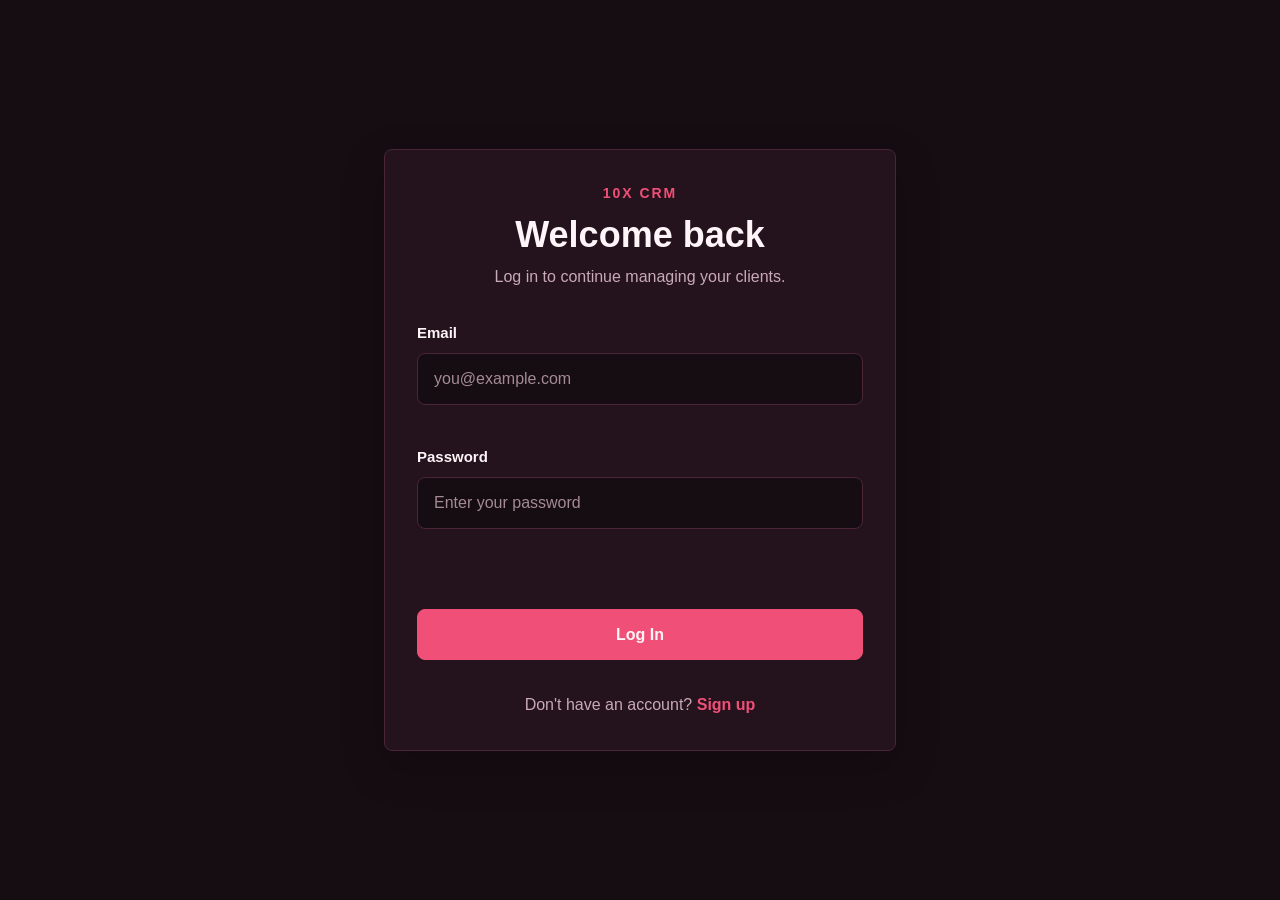
<file: index.html>
<!DOCTYPE html>
<html lang="en">
<head>
  <meta charset="UTF-8">
  <meta name="viewport" content="width=device-width, initial-scale=1.0">
  <title>10X CRM - Login</title>
  <link rel="stylesheet" href="css/styles.css">
  <script src="js/storage.js" defer></script>
  <script src="js/guard.js" defer></script>
  <script src="js/auth.js" defer></script>
</head>
<body data-page-access="public">
  <main class="auth-page">
    <div class="container">
      <section class="auth-card" aria-labelledby="login-heading">
        <header class="auth-header">
          <p class="auth-brand">10X CRM</p>
          <h1 id="login-heading">Welcome back</h1>
          <p class="auth-subtitle">Log in to continue managing your clients.</p>
        </header>

        <form id="login-form" class="auth-form" novalidate>
          <div class="form-group">
            <label for="login-email">Email</label>
            <input
              type="email"
              id="login-email"
              name="email"
              placeholder="you@example.com"
              autocomplete="email"
              aria-describedby="login-email-error"
            >
            <p id="login-email-error" class="field-error"></p>
          </div>

          <div class="form-group">
            <label for="login-password">Password</label>
            <input
              type="password"
              id="login-password"
              name="password"
              placeholder="Enter your password"
              autocomplete="current-password"
              aria-describedby="login-password-error"
            >
            <p id="login-password-error" class="field-error"></p>
          </div>

          <div
            id="login-form-message"
            class="form-message"
            role="status"
            aria-live="polite"
          ></div>

          <button type="submit">Log In</button>
        </form>

        <footer class="auth-footer">
          <p>Don't have an account? <a href="signup.html">Sign up</a></p>
        </footer>
      </section>
    </div>
  </main>
</body>
</html>
</file>
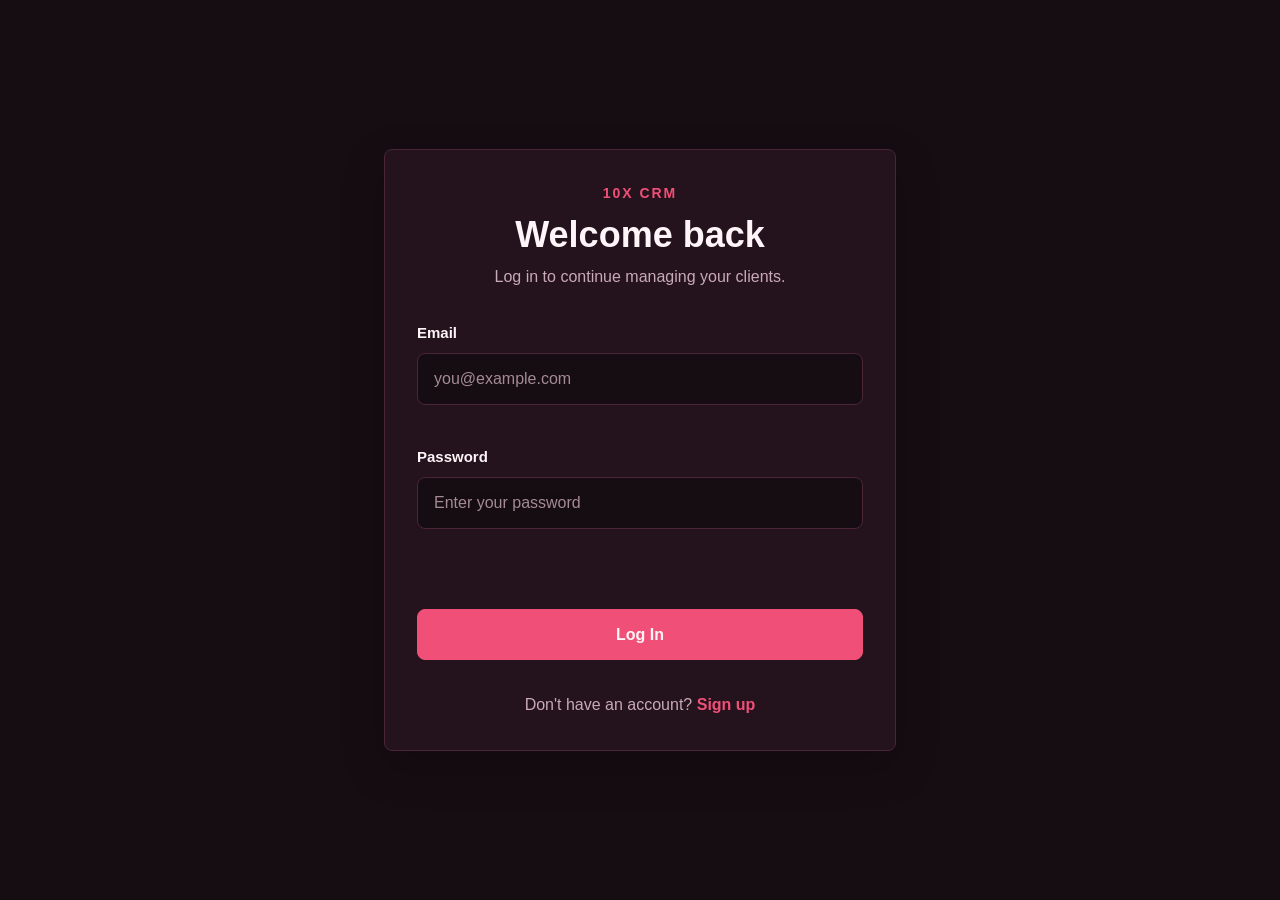
<file: clients.html>
<!DOCTYPE html>
<html lang="en">
<head>
  <meta charset="UTF-8">
  <meta name="viewport" content="width=device-width, initial-scale=1.0">
  <title>10x CRM - Clients</title>
  <link rel="stylesheet" href="css/styles.css">
  <script src="js/storage.js" defer></script>
  <script src="js/guard.js" defer></script>
  <script src="js/theme.js" defer></script>
  <script src="js/clients.js" defer></script>
</head>
<body data-page-access="protected">
  <div class="app-layout">
    <header class="app-header">
      <nav class="app-nav container" aria-label="Primary navigation">
        <a class="app-logo" href="dashboard.html">10X CRM</a>

        <div class="nav-links">
          <a class="nav-link" href="dashboard.html">Dashboard</a>
          <a class="nav-link active" href="clients.html" aria-current="page">Clients</a>
          <a class="nav-link" href="profile.html">Profile</a>
        </div>

        <div class="nav-actions">
          <button id="theme-toggle" type="button">Toggle Theme</button>
          <button id="logout-button" type="button">Logout</button>
        </div>
      </nav>
    </header>

    <main class="page-content">
      <div class="container">
        <section class="page-section" aria-labelledby="clients-heading">
          <h1 id="clients-heading">Clients</h1>
        </section>
      </div>
    </main>
  </div>
</body>
</html>
</file>
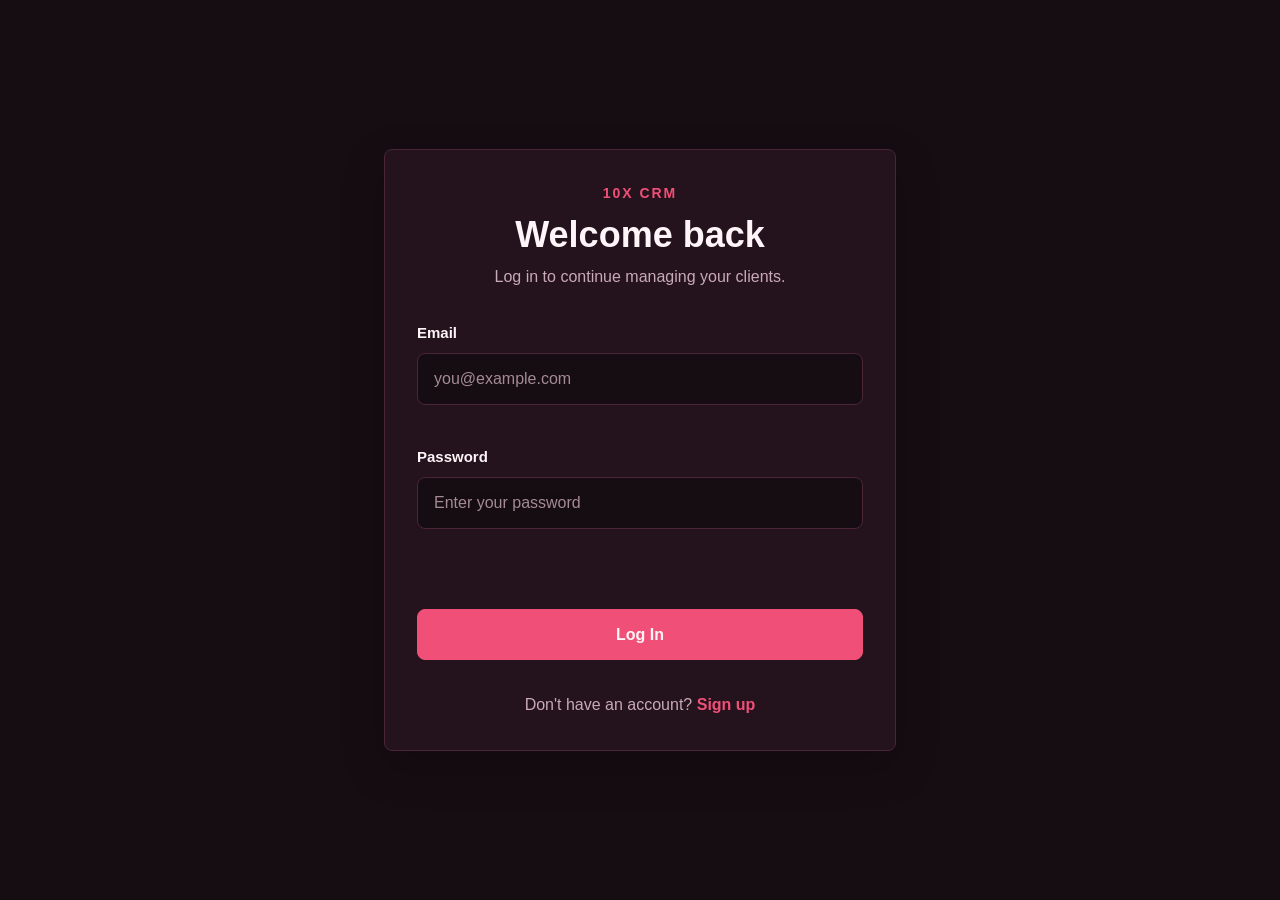
<file: dashboard.html>
<!DOCTYPE html>
<html lang="en">
<head>
  <meta charset="UTF-8">
  <meta name="viewport" content="width=device-width, initial-scale=1.0">
  <title>10x CRM - Dashboard</title>
  <link rel="stylesheet" href="css/styles.css">
  <script src="js/storage.js" defer></script>
  <script src="js/guard.js" defer></script>
  <script src="js/theme.js" defer></script>
  <script src="js/dashboard.js" defer></script>
</head>
<body data-page-access="protected">
  <div class="app-layout">
    <header class="app-header">
      <nav class="app-nav container" aria-label="Primary navigation">
        <a class="app-logo" href="dashboard.html">10X CRM</a>

        <div class="nav-links">
          <a class="nav-link active" href="dashboard.html" aria-current="page">Dashboard</a>
          <a class="nav-link" href="clients.html">Clients</a>
          <a class="nav-link" href="profile.html">Profile</a>
        </div>

        <div class="nav-actions">
          <button id="theme-toggle" type="button">Toggle Theme</button>
          <button id="logout-button" type="button">Logout</button>
        </div>
      </nav>
    </header>

    <main class="page-content">
      <div class="container">
        <section class="page-section" aria-labelledby="dashboard-heading">
          <h1 id="dashboard-heading">Dashboard</h1>
        </section>
      </div>
    </main>
  </div>
</body>
</html>
</file>
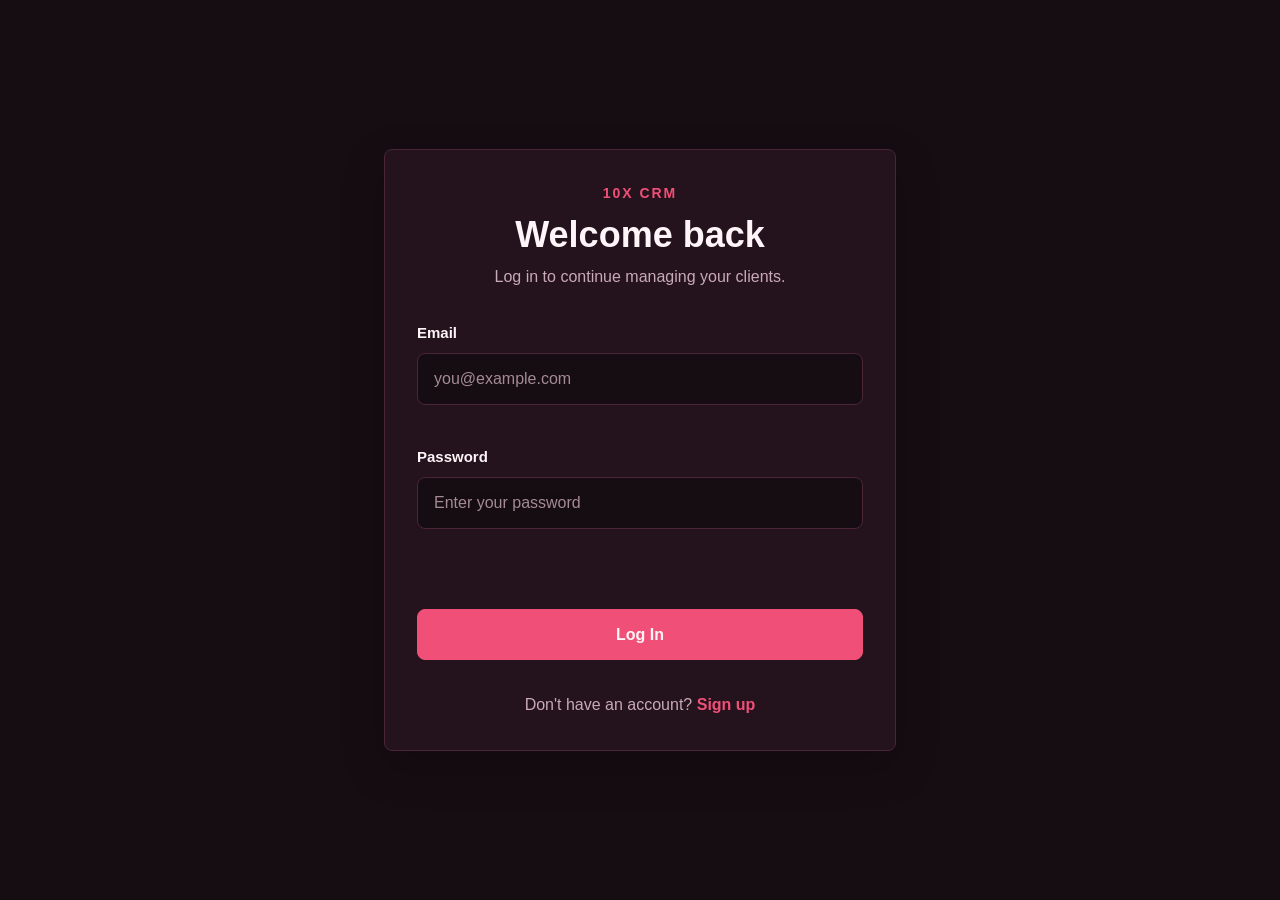
<file: profile.html>
<!DOCTYPE html>
<html lang="en">
<head>
  <meta charset="UTF-8">
  <meta name="viewport" content="width=device-width, initial-scale=1.0">
  <title>10x CRM - Profile</title>
  <link rel="stylesheet" href="css/styles.css">
  <script src="js/storage.js" defer></script>
  <script src="js/guard.js" defer></script>
  <script src="js/theme.js" defer></script>
  <script src="js/profile.js" defer></script>
</head>
<body data-page-access="protected">
  <div class="app-layout">
    <header class="app-header">
      <nav class="app-nav container" aria-label="Primary navigation">
        <a class="app-logo" href="dashboard.html">10X CRM</a>

        <div class="nav-links">
          <a class="nav-link" href="dashboard.html">Dashboard</a>
          <a class="nav-link" href="clients.html">Clients</a>
          <a class="nav-link active" href="profile.html" aria-current="page">Profile</a>
        </div>

        <div class="nav-actions">
          <button id="theme-toggle" type="button">Toggle Theme</button>
          <button id="logout-button" type="button">Logout</button>
        </div>
      </nav>
    </header>

    <main class="page-content">
      <div class="container">
        <section class="page-section" aria-labelledby="profile-heading">
          <h1 id="profile-heading">Profile</h1>
        </section>
      </div>
    </main>
  </div>
</body>
</html>
</file>
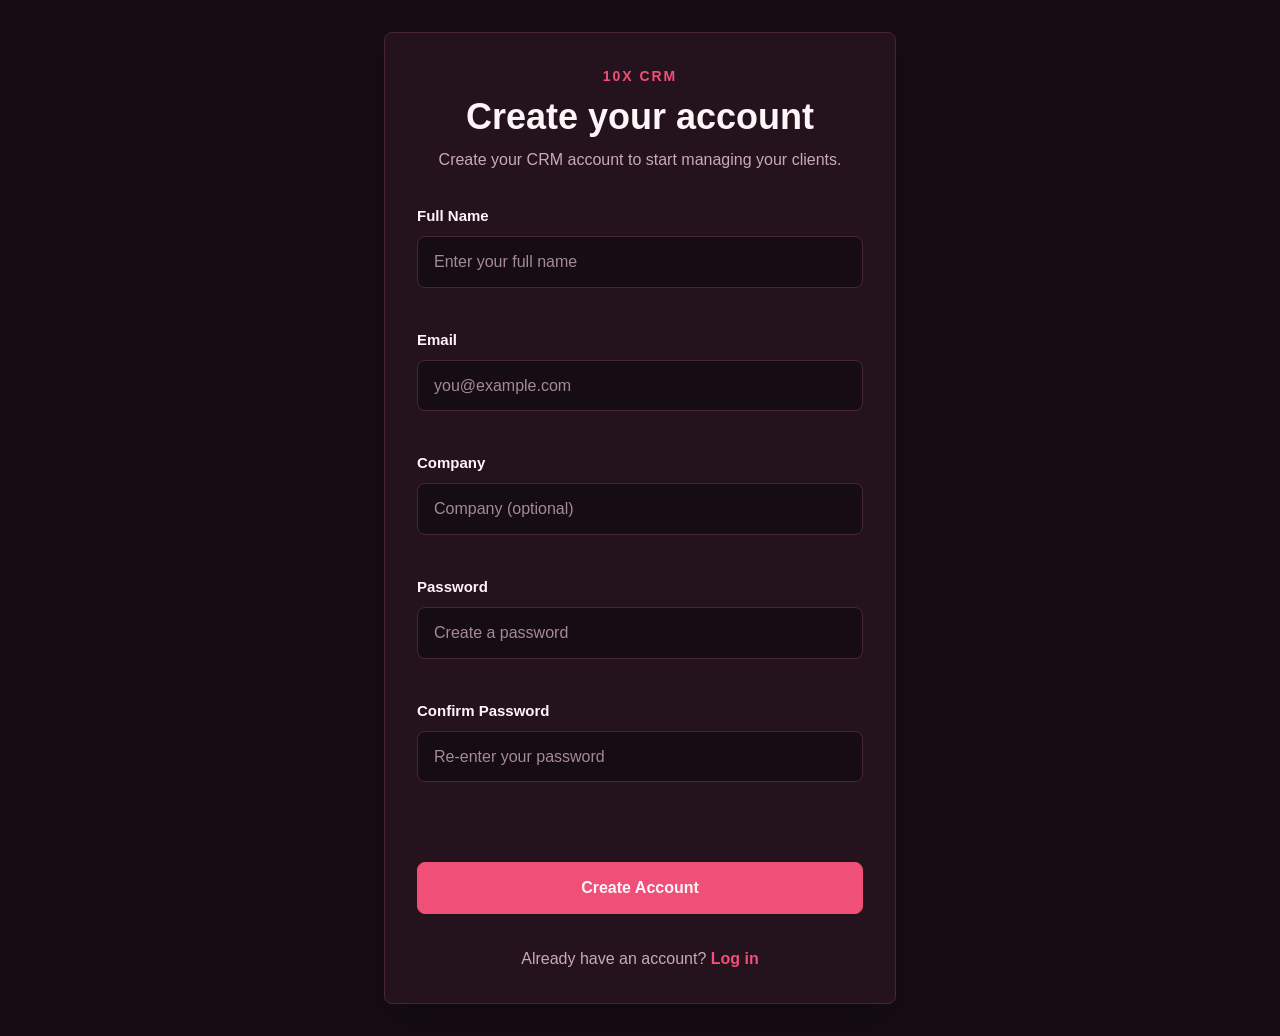
<file: signup.html>
<!DOCTYPE html>
<html lang="en">
<head>
  <meta charset="UTF-8">
  <meta name="viewport" content="width=device-width, initial-scale=1.0">
  <title>10X CRM - Sign Up</title>
  <link rel="stylesheet" href="css/styles.css">
  <script src="js/storage.js" defer></script>
  <script src="js/guard.js" defer></script>
  <script src="js/auth.js" defer></script>
</head>
<body data-page-access="public">
  <main class="auth-page">
    <div class="container">
      <section class="auth-card" aria-labelledby="signup-heading">
        <header class="auth-header">
          <p class="auth-brand">10X CRM</p>
          <h1 id="signup-heading">Create your account</h1>
          <p class="auth-subtitle">Create your CRM account to start managing your clients.</p>
        </header>

        <form id="signup-form" class="auth-form" novalidate>
          <div class="form-group">
            <label for="signup-full-name">Full Name</label>
            <input
              type="text"
              id="signup-full-name"
              name="fullName"
              placeholder="Enter your full name"
              autocomplete="name"
              aria-describedby="signup-full-name-error"
            >
            <p id="signup-full-name-error" class="field-error"></p>
          </div>

          <div class="form-group">
            <label for="signup-email">Email</label>
            <input
              type="email"
              id="signup-email"
              name="email"
              placeholder="you@example.com"
              autocomplete="email"
              aria-describedby="signup-email-error"
            >
            <p id="signup-email-error" class="field-error"></p>
          </div>

          <div class="form-group">
            <label for="signup-company">Company</label>
            <input
              type="text"
              id="signup-company"
              name="company"
              placeholder="Company (optional)"
              autocomplete="organization"
              aria-describedby="signup-company-error"
            >
            <p id="signup-company-error" class="field-error"></p>
          </div>

          <div class="form-group">
            <label for="signup-password">Password</label>
            <input
              type="password"
              id="signup-password"
              name="password"
              placeholder="Create a password"
              autocomplete="new-password"
              aria-describedby="signup-password-error"
            >
            <p id="signup-password-error" class="field-error"></p>
          </div>

          <div class="form-group">
            <label for="signup-confirm-password">Confirm Password</label>
            <input
              type="password"
              id="signup-confirm-password"
              name="confirmPassword"
              placeholder="Re-enter your password"
              autocomplete="new-password"
              aria-describedby="signup-confirm-password-error"
            >
            <p id="signup-confirm-password-error" class="field-error"></p>
          </div>

          <div
            id="signup-form-message"
            class="form-message"
            role="status"
            aria-live="polite"
          ></div>

          <button type="submit">Create Account</button>
        </form>

        <footer class="auth-footer">
          <p>Already have an account? <a href="index.html">Log in</a></p>
        </footer>
      </section>
    </div>
  </main>
</body>
</html>
</file>
<file: css/styles.css>
/* Shared base styles for the 10X CRM application. */

:root {
  --color-background: #160d12;
  --color-surface: #24131c;
  --color-input-background: #160d12;
  --color-text-primary: #fff5f8;
  --color-text-secondary: #c9aab5;
  --color-accent: #f04f78;
  --color-success: #52c788;
  --color-error: #ff5c6c;
  --color-border: #4a2634;
  --border-radius: 0.5rem;
  --spacing-small: 0.5rem;
  --spacing-medium: 1rem;
  --spacing-large: 2rem;
}

body.light-theme {
  --color-background: #fff7fa;
  --color-surface: #ffffff;
  --color-input-background: #fffafb;
  --color-text-primary: #2b1720;
  --color-text-secondary: #72535f;
  --color-border: #e3c6d1;
}

*,
*::before,
*::after {
  box-sizing: border-box;
  margin: 0;
  padding: 0;
}

h1,
h2,
h3,
h4,
h5,
h6 {
  margin-bottom: var(--spacing-medium);
}

p {
  margin-bottom: var(--spacing-medium);
}

button,
input,
select,
textarea {
  font: inherit;
}

body {
  min-height: 100vh;
  background-color: var(--color-background);
  color: var(--color-text-primary);
  font-family: Arial, Helvetica, sans-serif;
  line-height: 1.6;
}

main {
  padding-block: var(--spacing-large);
}

h1,
h2,
h3,
h4,
h5,
h6 {
  color: var(--color-text-primary);
  line-height: 1.2;
}

a {
  color: var(--color-accent);
  text-decoration: none;
}

a:hover {
  text-decoration: underline;
}

button {
  border: 1px solid var(--color-accent);
  border-radius: var(--border-radius);
  padding: var(--spacing-small) var(--spacing-medium);
  background-color: var(--color-accent);
  color: var(--color-text-primary);
  cursor: pointer;
}

input,
select,
textarea {
  width: 100%;
  border: 1px solid var(--color-border);
  border-radius: var(--border-radius);
  padding: var(--spacing-small) var(--spacing-medium);
  background-color: var(--color-input-background);
  color: var(--color-text-primary);
}

textarea {
  resize: vertical;
}

button:focus-visible,
input:focus-visible,
select:focus-visible,
textarea:focus-visible,
a:focus-visible {
  outline: 2px solid var(--color-accent);
  outline-offset: 2px;
}

::placeholder {
  color: var(--color-text-secondary);
}

.container {
  width: 100%;
  max-width: 75rem;
  margin-inline: auto;
  padding-inline: var(--spacing-large);
}

/* Shared Login and Sign Up layout */

.auth-page {
  display: grid;
  min-height: 100vh;
  place-items: center;
  padding: var(--spacing-large);
}

.auth-page .container {
  max-width: 34rem;
  padding-inline: 0;
}

.auth-card {
  width: 100%;
  max-width: 32rem;
  margin-inline: auto;
  padding: var(--spacing-large);
  border: 1px solid var(--color-border);
  border-radius: var(--border-radius);
  background-color: var(--color-surface);
  box-shadow: 0 1rem 2.5rem rgb(0 0 0 / 25%);
}

.auth-header {
  margin-bottom: var(--spacing-large);
  text-align: center;
}

.auth-brand {
  margin-bottom: var(--spacing-small);
  color: var(--color-accent);
  font-size: 0.875rem;
  font-weight: 700;
  letter-spacing: 0.14em;
  text-transform: uppercase;
}

.auth-card h1 {
  margin-bottom: var(--spacing-small);
  font-size: clamp(1.75rem, 5vw, 2.25rem);
}

.auth-subtitle {
  margin-bottom: 0;
  color: var(--color-text-secondary);
}

.auth-form {
  display: flex;
  flex-direction: column;
  gap: var(--spacing-medium);
}

.form-group {
  display: flex;
  flex-direction: column;
}

.form-group label {
  margin-bottom: var(--spacing-small);
  color: var(--color-text-primary);
  font-size: 0.9375rem;
  font-weight: 600;
}

.auth-form input {
  width: 100%;
  padding: 0.75rem var(--spacing-medium);
  border: 1px solid var(--color-border);
  border-radius: var(--border-radius);
  background-color: var(--color-input-background);
  color: var(--color-text-primary);
  transition:
    border-color 150ms ease,
    box-shadow 150ms ease;
}

.auth-form input::placeholder {
  color: var(--color-text-secondary);
  opacity: 0.8;
}

.auth-form input:focus {
  border-color: var(--color-accent);
  outline: none;
  box-shadow: 0 0 0 3px rgb(240 79 120 / 20%);
}

.auth-form input.input-error {
  border-color: var(--color-error);
}

.auth-form input.input-error:focus {
  border-color: var(--color-error);
  box-shadow: 0 0 0 3px rgb(255 92 108 / 18%);
}

.field-error {
  min-height: 1.25rem;
  margin: 0.25rem 0 0;
  color: var(--color-error);
  font-size: 0.8125rem;
  line-height: 1.25rem;
}

.form-message {
  min-height: 1.5rem;
  margin: 0;
  border-radius: var(--border-radius);
  font-size: 0.875rem;
}

.form-message.success,
.form-message.error {
  padding: 0.75rem var(--spacing-medium);
  border: 1px solid currentColor;
}

.form-message.success {
  background-color: rgb(82 199 136 / 10%);
  color: var(--color-success);
}

.form-message.error {
  background-color: rgb(255 92 108 / 10%);
  color: var(--color-error);
}

.auth-form button[type="submit"] {
  width: 100%;
  padding: 0.75rem var(--spacing-medium);
  background-color: var(--color-accent);
  color: var(--color-text-primary);
  font-weight: 700;
  cursor: pointer;
  transition:
    filter 150ms ease,
    opacity 150ms ease;
}

.auth-form button[type="submit"]:hover:not(:disabled) {
  filter: brightness(1.1);
}

.auth-form button[type="submit"]:disabled {
  cursor: not-allowed;
  opacity: 0.55;
}

.auth-footer {
  margin-top: var(--spacing-large);
  color: var(--color-text-secondary);
  text-align: center;
}

.auth-footer p {
  margin-bottom: 0;
}

.auth-footer a {
  color: var(--color-accent);
  font-weight: 600;
}

.auth-footer a:hover {
  color: var(--color-text-primary);
}

/* Shared protected-page layout */

.app-layout {
  display: grid;
  grid-template-columns: 16rem minmax(0, 1fr);
  min-height: 100vh;
  background-color: var(--color-background);
}

.app-header {
  border-right: 1px solid var(--color-border);
  background-color: var(--color-surface);
}

.app-nav.container {
  position: sticky;
  top: 0;
  display: flex;
  flex-direction: column;
  gap: var(--spacing-large);
  width: 100%;
  max-width: none;
  min-height: 100vh;
  margin: 0;
  padding: var(--spacing-large);
}

.app-logo {
  color: var(--color-accent);
  font-size: 1.25rem;
  font-weight: 800;
  letter-spacing: 0.1em;
}

.app-logo:hover {
  color: var(--color-text-primary);
  text-decoration: none;
}

.nav-links {
  display: flex;
  flex-direction: column;
  gap: var(--spacing-small);
}

.nav-link {
  padding: 0.75rem var(--spacing-medium);
  border: 1px solid transparent;
  border-radius: var(--border-radius);
  color: var(--color-text-secondary);
  font-weight: 600;
  transition:
    background-color 150ms ease,
    border-color 150ms ease,
    color 150ms ease;
}

.nav-link:hover {
  background-color: rgb(240 79 120 / 8%);
  color: var(--color-text-primary);
  text-decoration: none;
}

.nav-link.active {
  border-color: var(--color-accent);
  background-color: rgb(240 79 120 / 16%);
  color: var(--color-text-primary);
}

.nav-actions {
  display: flex;
  flex-direction: column;
  gap: var(--spacing-small);
  margin-top: auto;
}

.nav-actions button {
  width: 100%;
  border-color: var(--color-border);
  background-color: transparent;
  color: var(--color-text-secondary);
  font-weight: 600;
  transition:
    background-color 150ms ease,
    border-color 150ms ease,
    color 150ms ease;
}

.nav-actions button:hover {
  border-color: var(--color-accent);
  background-color: rgb(240 79 120 / 10%);
  color: var(--color-text-primary);
}

#logout-button:hover {
  border-color: var(--color-error);
  background-color: rgb(255 92 108 / 10%);
}

.page-content {
  min-width: 0;
  width: 100%;
  padding: clamp(var(--spacing-medium), 4vw, 3rem);
}

.page-content > .container {
  max-width: 75rem;
  padding-inline: 0;
}

@media (max-width: 48rem) {
  .app-layout {
    grid-template-columns: 1fr;
  }

  .app-header {
    border-right: 0;
    border-bottom: 1px solid var(--color-border);
  }

  .app-nav.container {
    position: static;
    min-height: auto;
    padding: var(--spacing-medium);
  }

  .nav-links,
  .nav-actions {
    flex-direction: row;
    flex-wrap: wrap;
  }

  .nav-link {
    flex: 1 1 8rem;
    text-align: center;
  }

  .nav-actions {
    margin-top: 0;
  }

  .nav-actions button {
    flex: 1 1 9rem;
    width: auto;
  }

  .page-content {
    padding: var(--spacing-medium);
  }
}

@media (max-width: 40rem) {
  :root {
    --spacing-large: 1.5rem;
  }

  .container {
    padding-inline: var(--spacing-medium);
  }

  .auth-page {
    padding: var(--spacing-medium);
  }

  .auth-card {
    max-width: 100%;
    padding: var(--spacing-medium);
  }
}
</file>
